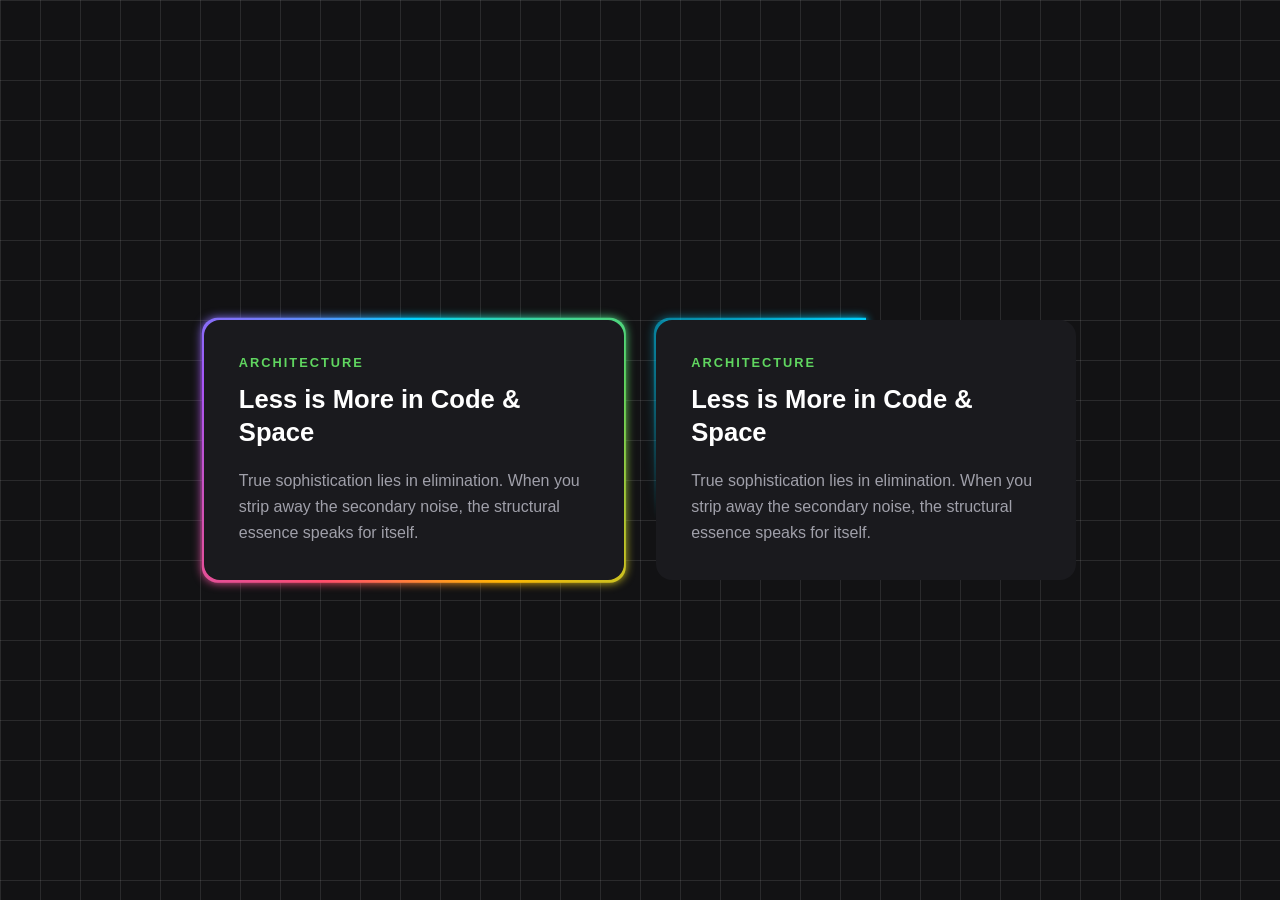
<file: CSS/CSS-AnimatedBorder/index.html>
<!doctype html>
<html lang="en">
  <head>
    <meta charset="UTF-8" />
    <meta name="viewport" content="width=device-width, initial-scale=1.0" />
    <title>Animated Border Using Pure CSS</title>
    <link rel="stylesheet" href="./style.css" />
  </head>
  <body>
    <!-- First Design -->
    <div class="card">
      <div class="card-tag">Architecture</div>
      <h2 class="card-title">Less is More in Code & Space</h2>
      <p class="card-body">
        True sophistication lies in elimination. When you strip away the
        secondary noise, the structural essence speaks for itself.
      </p>
    </div>
    
    
    <!-- Second Design -->
    <div class="card second-type">
      <div class="card-tag">Architecture</div>
      <h2 class="card-title">Less is More in Code & Space</h2>
      <p class="card-body">
        True sophistication lies in elimination. When you strip away the
        secondary noise, the structural essence speaks for itself.
      </p>
    </div>
  </body>
</html>
</file>
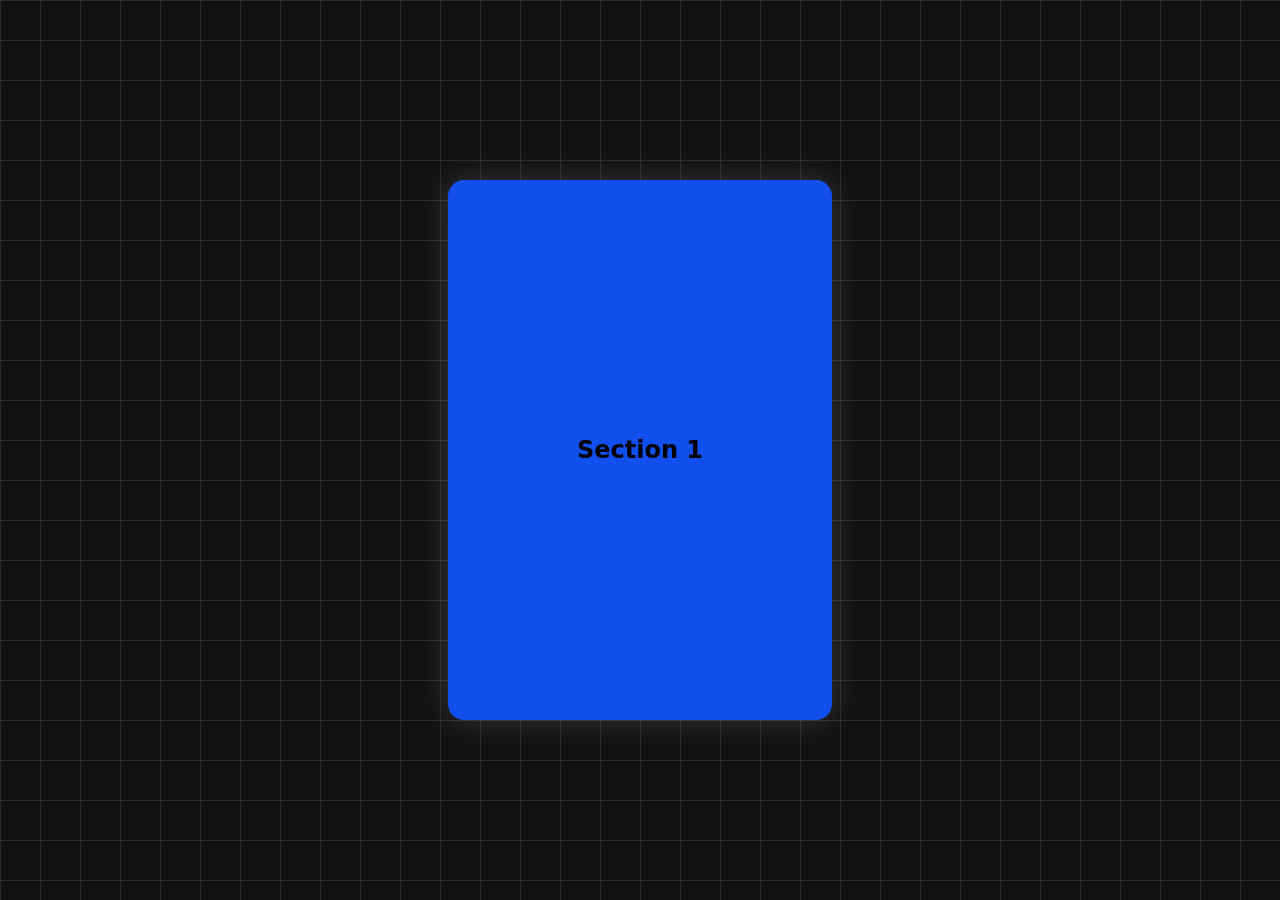
<file: CSS/scroll-snap/index.html>
<!doctype html>
<html lang="en">
  <head>
    <meta charset="UTF-8" />
    <meta name="viewport" content="width=device-width, initial-scale=1.0" />
    <title>Scroll Snap </title>
    <style>
      /* Reset & Page Layout */
      * {
        box-sizing: border-box;
        margin: 0;
        padding: 0;
        font-family: "Segoe UI", system-ui, sans-serif;
      }
      body {
        min-height: 100vh;
        display: flex;
        justify-content: center;
        align-items: center;
        background-color: #121214;
        background-image:
          repeating-linear-gradient(
            to right,
            rgba(255, 255, 255, 0.1) 0px,
            rgba(255, 255, 255, 0.1) 1px,
            transparent 1px,
            transparent 40px
          ),
          repeating-linear-gradient(
            to bottom,
            rgba(255, 255, 255, 0.1) 0px,
            rgba(255, 255, 255, 0.1) 1px,
            transparent 1px,
            transparent 40px
          );
      }

      /* 1. Configure the parent container */
      .scroll-container {
        height: 60vh;
        width: 30vw;
        box-shadow: 0px 0px 30px #fefefe29;
        border-radius: 1rem;
        overflow-y: scroll;
        scroll-snap-type: y mandatory; /* Locks strictly to vertical snap points */
      }

      .scroll-container::-webkit-scrollbar {
        display: none;
      }

      /* 2. Configure the child elements */
      .scroll-area {
        height: 60vh;
        scroll-snap-align: start; /* Snaps to the top of each section */

        /* Optional aesthetics */
        display: flex;
        align-items: center;
        justify-content: center;
      }

      .scroll-area:nth-child(odd) {
        background: #114fee;
      }
      .scroll-area:nth-child(even) {
        background: #87ea87;
      }
    </style>
  </head>
  <body>
    <!-- The scroll container (parent) -->
    <div class="scroll-container">
      <!-- The snap targets (children) -->
      <section class="scroll-area"><h1>Section 1</h1></section>
      <section class="scroll-area"><h1>Section 2</h1></section>
      <section class="scroll-area"><h1>Section 3</h1></section>
      <section class="scroll-area"><h1>Section 4</h1></section>
      <section class="scroll-area"><h1>Section 5</h1></section>
    </div>
  </body>
</html>
</file>
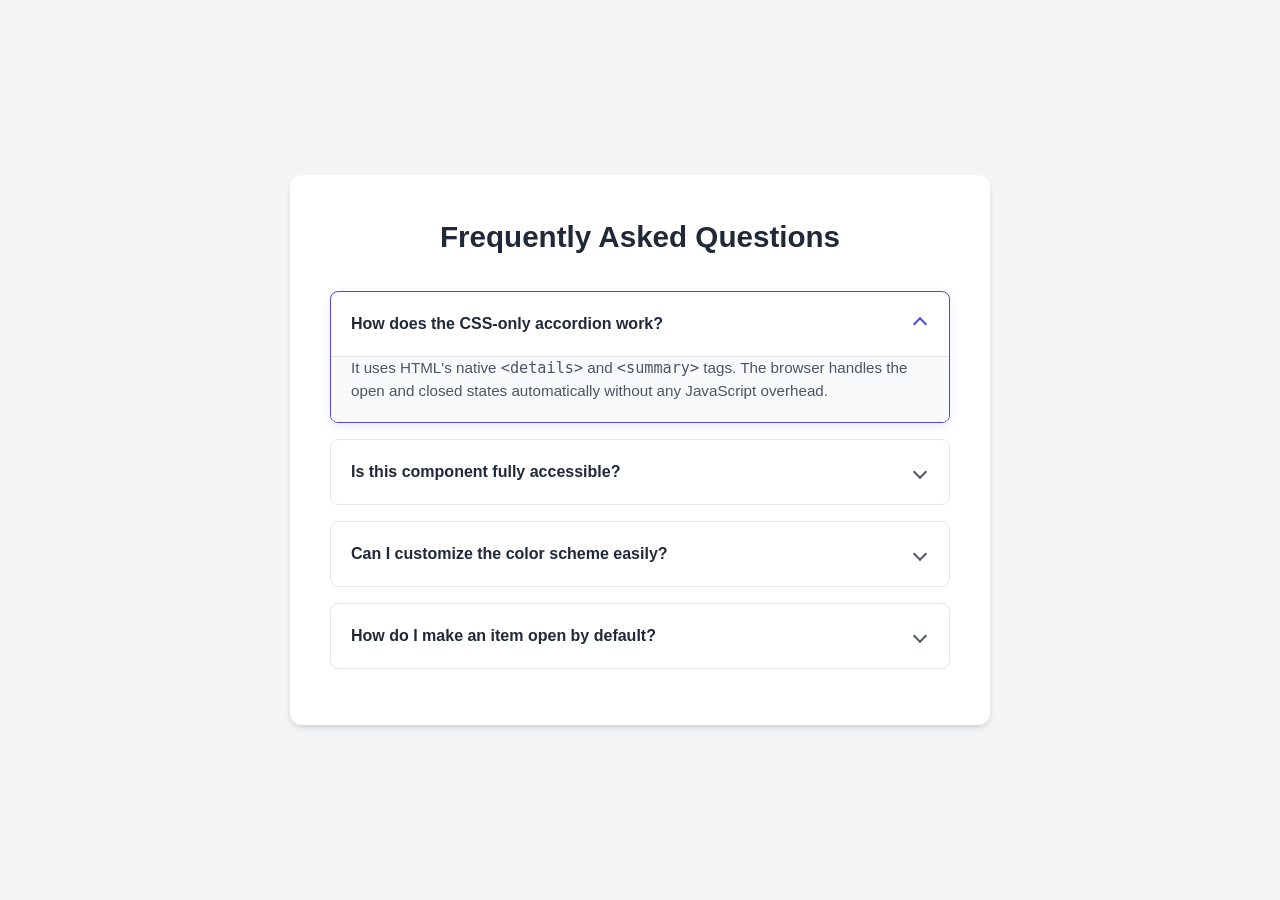
<file: HTML/faq/part1/index.html>
<!DOCTYPE html>
<html lang="en">
<head>
  <meta charset="UTF-8">
  <meta name="viewport" content="width=device-width, initial-scale=1.0">
  <title>Responsive HTML & CSS FAQ Section</title>
  <style>
    /* Reset & Base Variables */
    :root {
      --primary-color: #4f46e5;
      --text-main: #1f2937;
      --text-muted: #4b5563;
      --bg-accent: #f9fafb;
      --border-color: #e5e7eb;
      --shadow: 0 4px 6px -1px rgba(0, 0, 0, 0.1), 0 2px 4px -1px rgba(0, 0, 0, 0.06);
    }

    * {
      box-sizing: border-box;
      margin: 0;
      padding: 0;
    }

    body {
      font-family: -apple-system, BlinkMacSystemFont, "Segoe UI", Roboto, sans-serif;
      background-color: #f3f4f6;
      color: var(--text-main);
      line-height: 1.5;
      padding: 2rem 1rem;
      display: flex;
      justify-content: center;
      align-items: center;
      min-height: 100vh;
    }

    /* FAQ Container Wrapper */
    .faq-container {
      width: 100%;
      max-width: 700px;
      background-color: #ffffff;
      padding: 2.5rem;
      border-radius: 12px;
      box-shadow: var(--shadow);
    }

    .faq-title {
      font-size: 1.85rem;
      font-weight: 700;
      text-align: center;
      margin-bottom: 2rem;
      color: var(--text-main);
    }

    /* Accordion Item Styles */
    details {
      background-color: #ffffff;
      border: 1px solid var(--border-color);
      border-radius: 8px;
      margin-bottom: 1rem;
      overflow: hidden;
      transition: border-color 0.3s ease, box-shadow 0.3s ease;
    }

    /* State change when open */
    details[open] {
      border-color: var(--primary-color);
      box-shadow: 0 4px 12px rgba(79, 70, 229, 0.1);
    }

    /* Summary / Question Header */
    summary {
      list-style: none; /* Hides default marker in modern browsers */
      display: flex;
      justify-content: space-between;
      align-items: center;
      padding: 1.25rem;
      font-weight: 600;
      cursor: pointer;
      user-select: none;
      transition: background-color 0.2s ease, color 0.2s ease;
    }

    /* Hide default marker in Safari */
    summary::-webkit-details-marker {
      display: none;
    }

    summary:hover {
      background-color: var(--bg-accent);
      color: var(--primary-color);
    }

    /* Custom CSS Chevron Icon */
    summary::after {
      content: '';
      width: 8px;
      height: 8px;
      border-right: 2px solid var(--text-muted);
      border-bottom: 2px solid var(--text-muted);
      transform: rotate(45deg);
      transition: transform 0.3s ease, border-color 0.3s ease;
      margin-right: 0.25rem;
    }

    /* Dynamic Icon Rotation when open */
    details[open] summary::after {
      transform: rotate(-135deg);
      border-color: var(--primary-color);
    }

    /* Content Body / Answer Styling */
    .faq-content {
      padding: 0 1.25rem 1.25rem 1.25rem;
      color: var(--text-muted);
      font-size: 0.95rem;
      border-top: 1px solid transparent;
      animation: slideDown 0.3s ease-out;
    }

    details[open] .faq-content {
      border-top: 1px solid var(--border-color);
      background-color: var(--bg-accent);
    }

    /* Smooth Appearance Animation */
    @keyframes slideDown {
      from {
        opacity: 0;
        transform: translateY(-5px);
      }
      to {
        opacity: 1;
        transform: translateY(0);
      }
    }
  </style>
</head>
<body>

  <div class="faq-container">
    <h2 class="faq-title">Frequently Asked Questions</h2>

    <!-- FAQ Item 1 -->
     <!-- It has an "open" attribute that keeps it open when the page loads -->
    <details open> 
      <summary>How does the CSS-only accordion work?</summary>
      <div class="faq-content">
        <p>It uses HTML's native <code>&lt;details&gt;</code> and <code>&lt;summary&gt;</code> tags. The browser handles the open and closed states automatically without any JavaScript overhead.</p>
      </div>
    </details>

    <!-- FAQ Item 2 -->
    <details>
      <summary>Is this component fully accessible?</summary>
      <div class="faq-content">
        <p>Yes. Because it uses semantic HTML tags, keyboard navigation (using Tab and Enter/Space) and screen readers are supported right out of the box natively.</p>
      </div>
    </details>

    <!-- FAQ Item 3 -->
    <details>
      <summary>Can I customize the color scheme easily?</summary>
      <div class="faq-content">
        <p>Absolutely. You can modify the CSS variables located inside the <code>:root</code> selector at the top of the stylesheet to match your own branding colors.</p>
      </div>
    </details>

    <!-- FAQ Item 4 -->
    <details>
      <summary>How do I make an item open by default?</summary>
      <div class="faq-content">
        <p>Simply add the boolean <code>open</code> attribute directly inside the opening <code>&lt;details&gt;</code> tag of the specific question you want expanded.</p>
      </div>
    </details>
  </div>

</body>
</html>
</file>
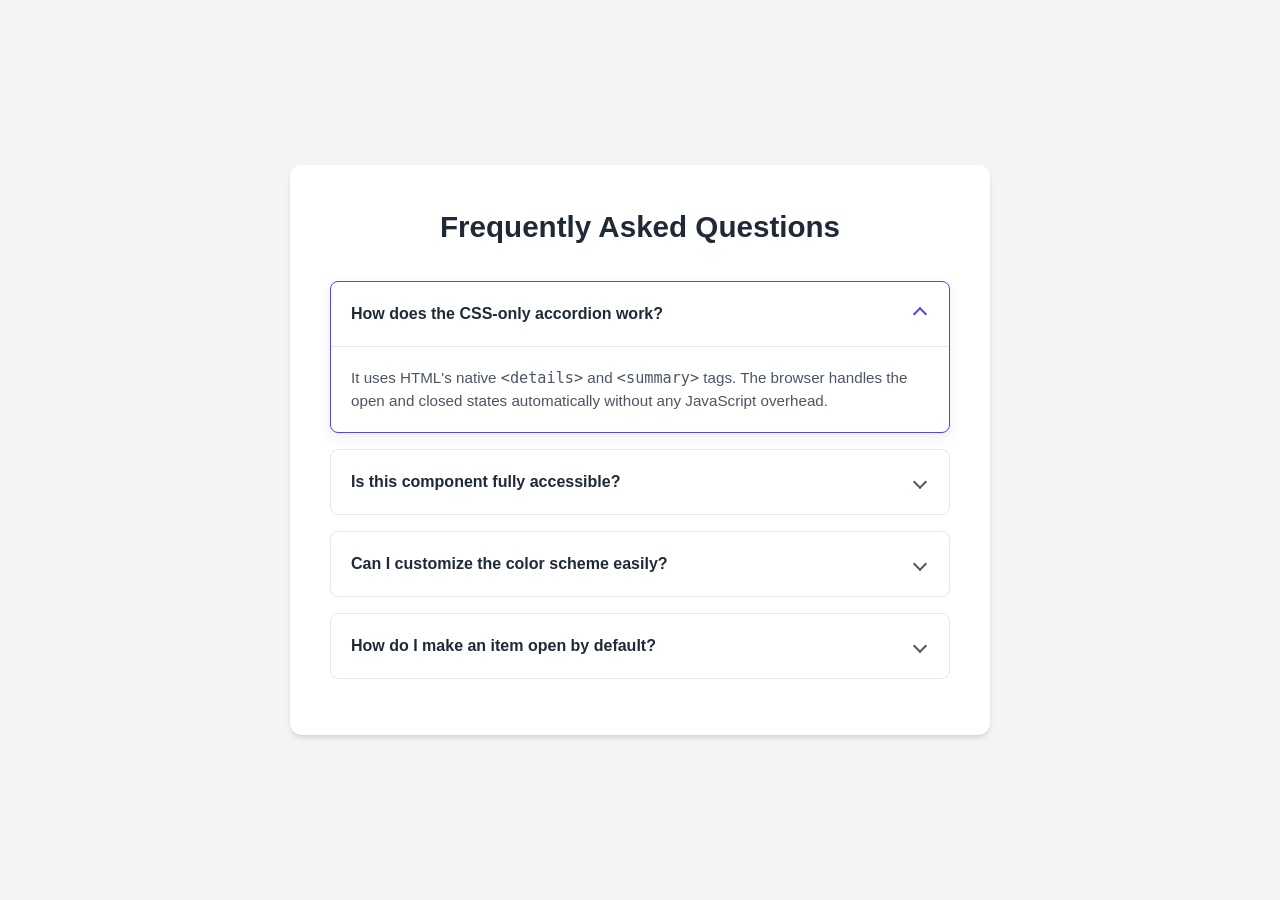
<file: HTML/faq/part2/index.html>
<!doctype html>
<html lang="en">
  <head>
    <meta charset="UTF-8" />
    <meta name="viewport" content="width=device-width, initial-scale=1.0" />
    <title>Responsive HTML & CSS FAQ Section</title>
    <link rel="stylesheet" href="./style.css">
  </head>
  <body>
    <div class="faq-container">
      <h2 class="faq-title">Frequently Asked Questions</h2>

      <!-- FAQ Item 1 (Keeps "open" when page loads) -->
      <details open>
        <summary>How does the CSS-only accordion work?</summary>
        <div class="faq-content">
          <p>
            It uses HTML's native <code>&lt;details&gt;</code> and
            <code>&lt;summary&gt;</code> tags. The browser handles the open and
            closed states automatically without any JavaScript overhead.
          </p>
        </div>
      </details>

      <!-- FAQ Item 2 -->
      <details>
        <summary>Is this component fully accessible?</summary>
        <div class="faq-content">
          <p>
            Yes. Because it uses semantic HTML tags, keyboard navigation (using
            Tab and Enter/Space) and screen readers are supported right out of
            the box natively.
          </p>
        </div>
      </details>

      <!-- FAQ Item 3 -->
      <details>
        <summary>Can I customize the color scheme easily?</summary>
        <div class="faq-content">
          <p>
            Absolutely. You can modify the CSS variables located inside the
            <code>:root</code> selector at the top of the stylesheet to match
            your own branding colors.
          </p>
        </div>
      </details>

      <!-- FAQ Item 4 -->
      <details>
        <summary>How do I make an item open by default?</summary>
        <div class="faq-content">
          <p>
            Simply add the boolean <code>open</code> attribute directly inside
            the opening <code>&lt;details&gt;</code> tag of the specific
            question you want expanded.
          </p>
        </div>
      </details>
    </div>
  </body>
</html>
</file>
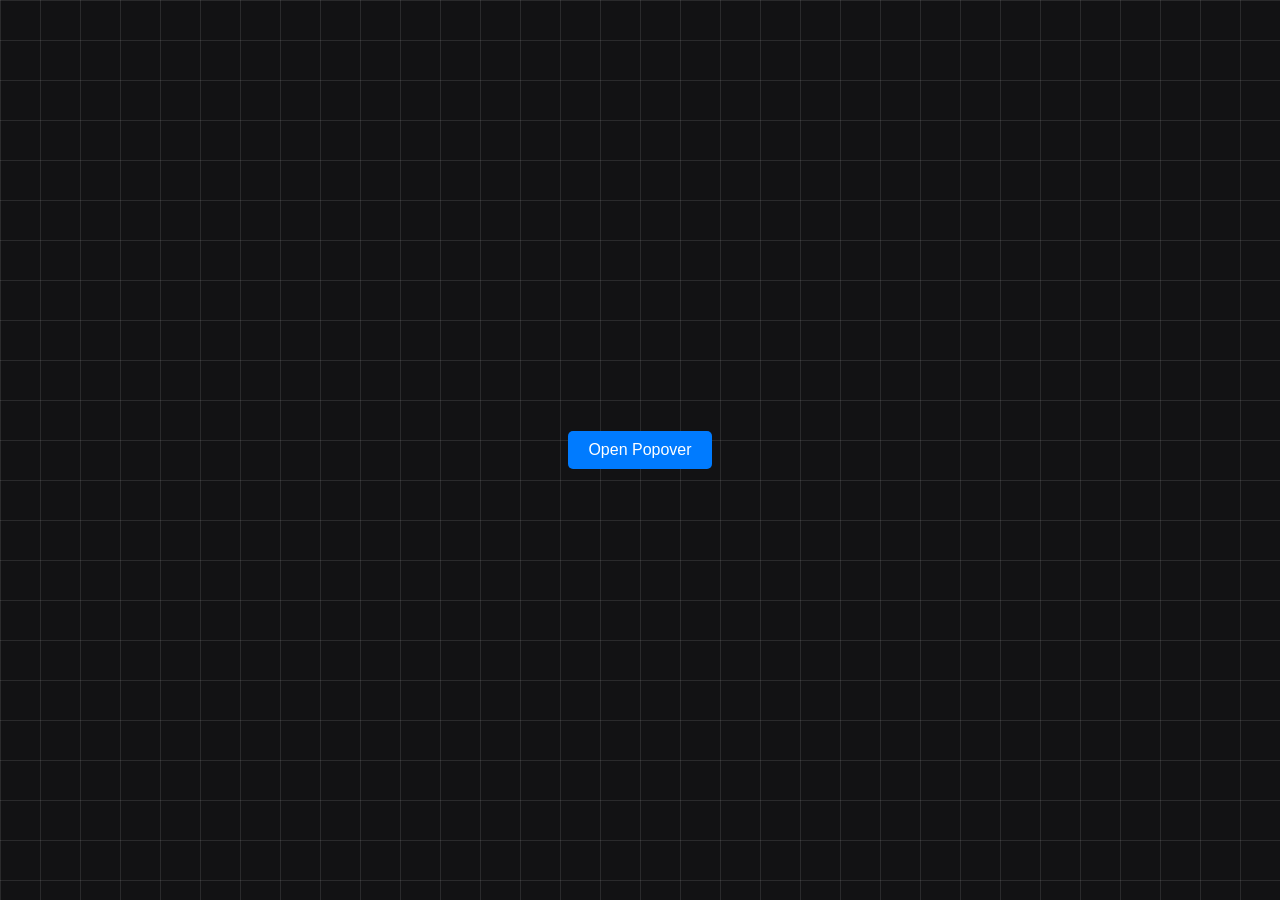
<file: HTML/popover/part1/index.html>
<!doctype html>
<html lang="en">
  <head>
    <meta charset="UTF-8" />
    <meta name="viewport" content="width=device-width, initial-scale=1.0" />
    <title>Native HTML/CSS Popover</title>
    <style>
      * {
        margin: 0;
        padding: 0;
      }
      body {
        display: flex;
        justify-content: center;
        align-items: center;
        min-height: 100vh;
        background-color: #121214;
        background-image:
          repeating-linear-gradient(
            to right,
            rgba(255, 255, 255, 0.1) 0px,
            rgba(255, 255, 255, 0.1) 1px,
            transparent 1px,
            transparent 40px
          ),
          repeating-linear-gradient(
            to bottom,
            rgba(255, 255, 255, 0.1) 0px,
            rgba(255, 255, 255, 0.1) 1px,
            transparent 1px,
            transparent 40px
          );
      }
      /* Trigger Button Styling */
      .trigger-btn {
        padding: 10px 20px;
        font-size: 16px;
        background-color: #007bff;
        color: white;
        border: none;
        border-radius: 5px;
        cursor: pointer;
      }

      /* Popover Content Styling */
      #my-popover {
        padding: 24px;
        border: none;
        border-radius: 8px;
        box-shadow: 0 4px 20px rgba(0, 0, 0, 0.15);
        max-width: 300px;
        background-color: white;
        margin: auto;

        /* Optional: Smooth entry/exit transitions */
        transition: opacity 0.3s ease;
        opacity: 0;
        transform: scale(0.9);
      }

      /* Target the popover only when it is active */
      #my-popover:popover-open {
        opacity: 1;
        transform: scale(1);
      }

      /* Style the background backdrop layer */
      #my-popover::backdrop {
        background-color: rgba(0, 0, 0, 0.5);
        backdrop-filter: blur(2px);
      }

      /* Inner Close Button */
      .close-btn {
        margin-top: 15px;
        padding: 6px 12px;
        background-color: #dc3545;
        color: white;
        border: none;
        border-radius: 4px;
        cursor: pointer;
      }
    </style>
  </head>
  <body>
    <!-- 1. The Trigger Button -->
    <button class="trigger-btn" popovertarget="my-popover">Open Popover</button>

    <!-- 2. The Popover Element -->
    <div id="my-popover" popover>
      <h3>Popover Title</h3>
      <p>
        This floating window is built completely with native HTML and CSS
        attributes!
      </p>

      <!-- 3. Optional Explicit Close Button -->
      <button
        class="close-btn"
        popovertarget="my-popover"
        popovertargetaction="hide"
      >
        Close
      </button>
    </div>
  </body>
</html>
</file>
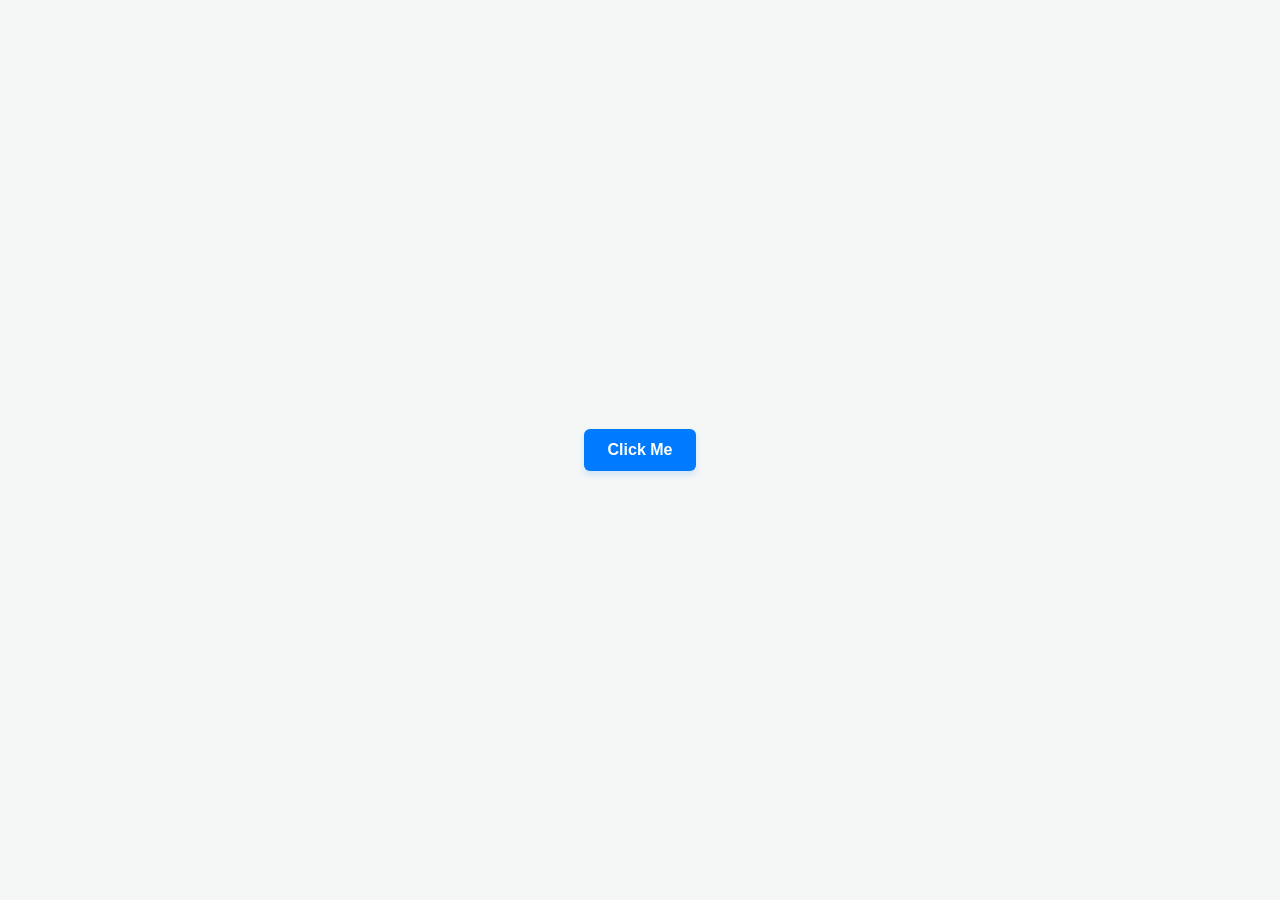
<file: HTML/popover/part2/index.html>
<!doctype html>
<html lang="en">
  <head>
    <meta charset="UTF-8" />
    <meta name="viewport" content="width=device-width, initial-scale=1.0" />
    <title>Smooth Native HTML/CSS Popover</title>
    <link rel="stylesheet" href="./style.css">
  </head>
  <body>
    <!-- Trigger Element -->
    <button class="trigger-btn" popovertarget="smooth-popover">Click Me</button>

    <!-- Popover Markup -->
    <div id="smooth-popover" popover>
      <h3>Success!</h3>
      <p>
        This layout uses native top-layer rendering. It animates both open and
        shut flawlessly without JavaScript helper plugins.
      </p>

      <!-- Action Target Backout -->
      <button
        class="close-btn"
        popovertarget="smooth-popover"
        popovertargetaction="hide"
      >
        Dismiss Window
      </button>
    </div>
  </body>
</html>
</file>
<file: CSS/CSS-AnimatedBorder/style.css>
* {
  margin: 0;
  padding: 0;
  font-family: "Segoe UI", sans-serif;
}

body {
  display: flex;
  justify-content: center;
  align-items: center;
  gap: 2rem;
  min-height: 100vh;
  background-color: #121214;
  background-image:
    repeating-linear-gradient(
      to right,
      rgba(255, 255, 255, 0.1) 0px,
      rgba(255, 255, 255, 0.1) 1px,
      transparent 1px,
      transparent 40px
    ),
    repeating-linear-gradient(
      to bottom,
      rgba(255, 255, 255, 0.1) 0px,
      rgba(255, 255, 255, 0.1) 1px,
      transparent 1px,
      transparent 40px
    );
}

.card {
  background-color: #1a1a1e;
  width: 350px;
  padding: 2.2rem;
  border-radius: 1rem;
  position: relative;
  anchor-name: --card-anchor;
}

@property --angle {
  syntax: "<angle>";
  initial-value: 0deg;
  inherits: false;
}

.card::before,
.card::after {
  content: "";
  --angle: 0deg;
  height: 100%;
  width: 100%;
  position: absolute;
  background: conic-gradient(
    from var(--angle),
    #00d2ff,
    #60d660,
    #ffb703,
    #ff4d6d,
    #a855f7,
    #00d2ff
  );
  translate: -50% -50%;
  top: 50%;
  left: 50%;
  z-index: -1;
  border-radius: inherit;
  padding: 2px;
  animation: spin 3s linear infinite;
}
.card::after {
  filter: blur(5px);
}

.second-type::after,
.second-type::before {
  background: conic-gradient(from var(--angle), transparent 70%, #00d2ff);
}

@keyframes spin {
  to {
    --angle: 360deg;
  }
}

.card-tag {
  color: #60d660;
  font-size: 0.8rem;
  text-transform: uppercase;
  letter-spacing: 2px;
  font-weight: 700;
  margin-bottom: 0.8rem;
}

.card-title {
  color: #ffffff;
  font-size: 1.6rem;
  font-weight: 600;
  line-height: 1.3;
  margin-bottom: 1.2rem;
}

.card-body {
  color: #a0a0aa;
  font-size: 1rem;
  line-height: 1.6;
}

.tag {
  position-anchor: --card-anchor;
  position: absolute;
  display: flex;
  justify-content: center;
  align-items: center;
  font-weight: bold;
  height: 30px;
  width: 30px;
  padding: 1rem;
  border-radius: 50%;
  background-color: #00d2ff;

}
</file>
<file: HTML/faq/part2/style.css>
/* Reset & Base Variables */
:root {
  --primary-color: #4f46e5;
  --text-main: #1f2937;
  --text-muted: #4b5563;
  --bg-accent: #f9fafb;
  --border-color: #e5e7eb;
  --shadow:
    0 4px 6px -1px rgba(0, 0, 0, 0.1), 0 2px 4px -1px rgba(0, 0, 0, 0.06);

  /* Essential: Allows native transitions from 0 to height: auto keywords */
  interpolate-size: allow-keywords;
}

* {
  box-sizing: border-box;
  margin: 0;
  padding: 0;
}

body {
  font-family:
    -apple-system, BlinkMacSystemFont, "Segoe UI", Roboto, sans-serif;
  background-color: #f3f4f6;
  color: var(--text-main);
  line-height: 1.5;
  padding: 2rem 1rem;
  display: flex;
  justify-content: center;
  align-items: center;
  min-height: 100vh;
}

/* FAQ Container Wrapper */
.faq-container {
  width: 100%;
  max-width: 700px;
  background-color: #ffffff;
  padding: 2.5rem;
  border-radius: 12px;
  box-shadow: var(--shadow);
}

.faq-title {
  font-size: 1.85rem;
  font-weight: 700;
  text-align: center;
  margin-bottom: 2rem;
  color: var(--text-main);
}

/* Accordion Item Styles */
details {
  background-color: #ffffff;
  border: 1px solid var(--border-color);
  border-radius: 8px;
  margin-bottom: 1rem;
  overflow: hidden;
  transition: 0.8s ease;
}

/* State change when open */
details[open] {
  border-color: var(--primary-color);
  box-shadow: 0 4px 12px rgba(79, 70, 229, 0.1);
}

/* Summary / Question Header */
summary {
  list-style: none; /* Hides default marker in modern browsers */
  display: flex;
  justify-content: space-between;
  align-items: center;
  padding: 1.25rem;
  font-weight: 600;
  cursor: pointer;
  user-select: none;
  transition:
    background-color 0.2s ease,
    color 0.2s ease;
}

/* Hide default marker */
summary::-webkit-details-marker {
  display: none;
}

summary:hover {
  background-color: var(--bg-accent);
  color: var(--primary-color);
}

/* Custom CSS Chevron Icon */
summary::after {
  content: "";
  width: 8px;
  height: 8px;
  border-right: 2px solid var(--text-muted);
  border-bottom: 2px solid var(--text-muted);
  transform: rotate(45deg);
  transition:
    transform 0.8s ease,
    border-color 0.8s ease;
  margin-right: 0.25rem;
}

/* Dynamic Icon Rotation when open */
details[open] summary::after {
  transform: rotate(-135deg);
  border-color: var(--primary-color);
}

details::details-content {
  height: 0;
  opacity: 0;
  overflow: hidden;
  background-color: transparent;
  transition: all 0.8s allow-discrete;
}

details[open]::details-content {
  height: auto;
  opacity: 1;
  background-color: var(--bg-accent);
}

.faq-content {
  padding: 1.25rem;
  color: var(--text-muted);
  font-size: 0.95rem;
  border-top: 1px solid var(--border-color);
}
</file>
<file: HTML/popover/part2/style.css>
/* Reset and Page Centering Setup */
* {
  box-sizing: border-box;
  margin: 0;
  padding: 0;
}

body {
  font-family:
    -apple-system, BlinkMacSystemFont, "Segoe UI", Roboto, Helvetica, Arial,
    sans-serif;
  display: flex;
  justify-content: center;
  align-items: center;
  min-height: 100vh;
  background-color: #f4f7f6;
}

/* 1. Main Trigger Button Styles */
.trigger-btn {
  padding: 12px 24px;
  font-size: 16px;
  font-weight: 600;
  background-color: #007bff;
  color: white;
  border: none;
  border-radius: 6px;
  cursor: pointer;
  box-shadow: 0 4px 6px rgba(0, 123, 255, 0.15);
  transition:
    background-color 0.2s ease,
    transform 0.1s ease;
}

.trigger-btn:hover {
  background-color: #0056b3;
}

.trigger-btn:active {
  transform: scale(0.98);
}

/* 2. Base Popover Styles (The "Closed" State) */
#smooth-popover {
  padding: 24px;
  /* margin: auto;  It will center the 'Popover' window */
  border: none;
  border-radius: 12px;
  box-shadow: 0 10px 30px rgba(0, 0, 0, 0.2);
  max-width: 320px;
  background-color: white;
  color: #333;

  /* Master transitions for smooth opening AND closing */
  transition:
    opacity 0.4s cubic-bezier(0.34, 1.56, 0.64, 1),
    transform 0.4s cubic-bezier(0.34, 1.56, 0.64, 1),
    display 0.4s ease allow-discrete,
    overlay 0.4s ease allow-discrete;

  /* Initial positioning for closing exit animation */
  opacity: 0;
  transform: translateY(-30px) scale(0.9);
}

/* 3. Popover Active Styles (The "Open" State) */
#smooth-popover:popover-open {
  opacity: 1;
  transform: translateY(0) scale(1);
}

/* 4. Entry Animation Initial State (Runs the split second it opens) */
@starting-style {
  #smooth-popover:popover-open {
    opacity: 0;
    transform: translateY(-30px) scale(0.9);
  }
}

/* 5. Backdrop Darkening Layer Transitions */
#smooth-popover::backdrop {
  background-color: rgba(0, 0, 0, 0);
  backdrop-filter: blur(0px);
  transition:
    background-color 0.4s ease,
    backdrop-filter 0.4s ease,
    display 0.4s ease allow-discrete,
    overlay 0.4s ease allow-discrete; 
}

#smooth-popover:popover-open::backdrop {
  background-color: rgba(0, 0, 0, 0.45);
  backdrop-filter: blur(4px);
}

@starting-style {
  #smooth-popover:popover-open::backdrop {
    background-color: rgba(0, 0, 0, 0);
    backdrop-filter: blur(0px);
  }
}

/* 6. Typography & Close Button Content Styles */
#smooth-popover h3 {
  font-size: 20px;
  margin-bottom: 10px;
  color: #111;
}

#smooth-popover p {
  font-size: 14px;
  line-height: 1.5;
  color: #666;
}

.close-btn {
  display: block;
  width: 100%;
  margin-top: 20px;
  padding: 10px;
  background-color: #f8f9fa;
  color: #333;
  border: 1px solid #ddd;
  border-radius: 6px;
  font-size: 14px;
  font-weight: 500;
  cursor: pointer;
  transition: background-color 0.2s ease;
}

.close-btn:hover {
  background-color: #e2e6ea;
}
</file>
